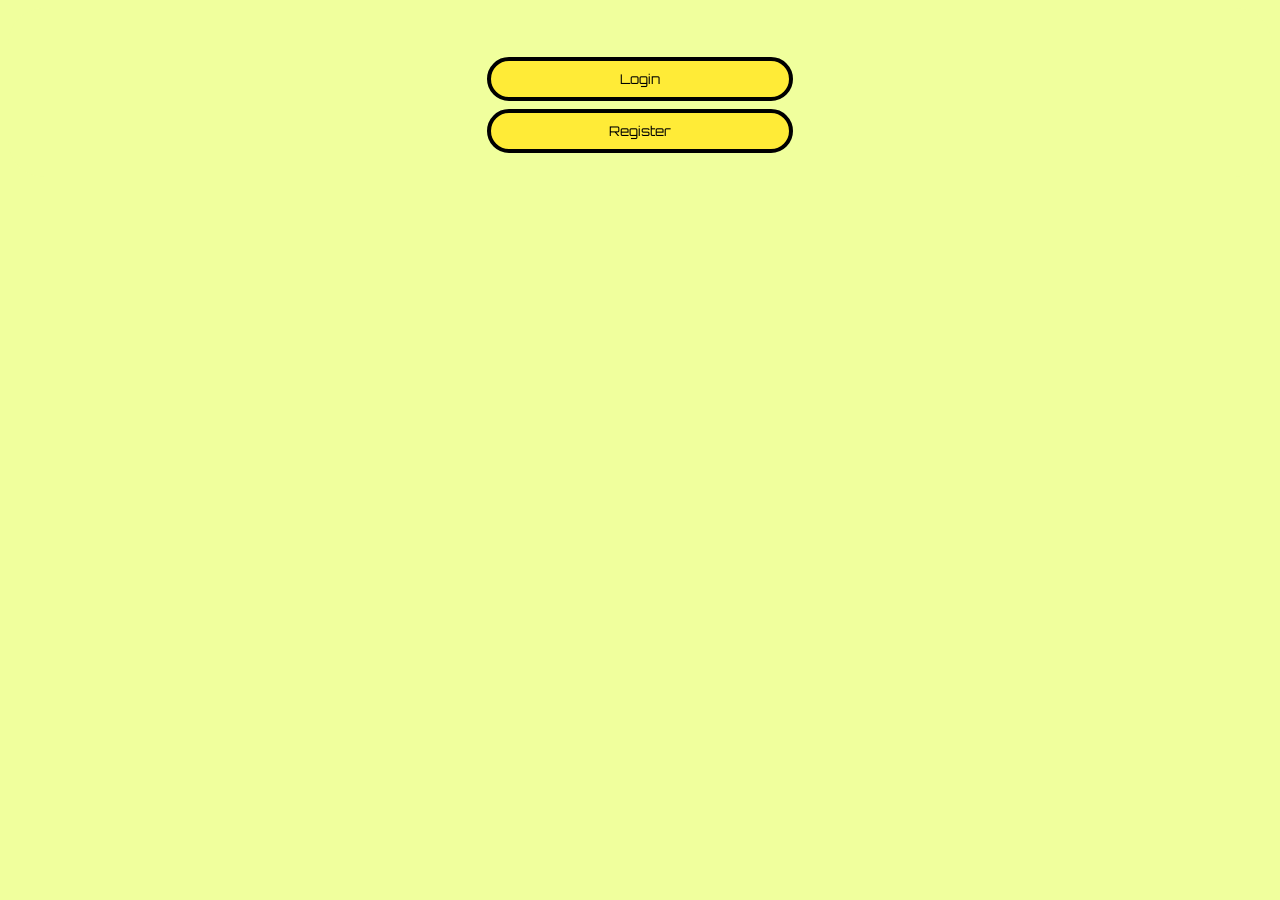
<file: index.html>
<html>

<head>
    <meta charset="UTF-8">
    <meta name="viewport" content="width=device-width, initial-scale=1.0">
    <link rel="stylesheet" type="text/css" href="style.css">
    <link href="https://fonts.googleapis.com/css2?family=Orbitron:wght@400;600&display=swap" rel="stylesheet">
    <title>Nik Walker's Website</title>
    <link rel="apple-touch-icon" href="/img/logo.png">
    <link rel="icon" href="/img/logo.png">
</head>

<body>
    <div class="content">
        <div class="landing">
            <button class="a" onclick="window.location.href='/login'">Login</button>
            <button class="a" onclick="window.location.href='/register'">Register</button>
        </div>
    </div>
</body>

</html>
</file>
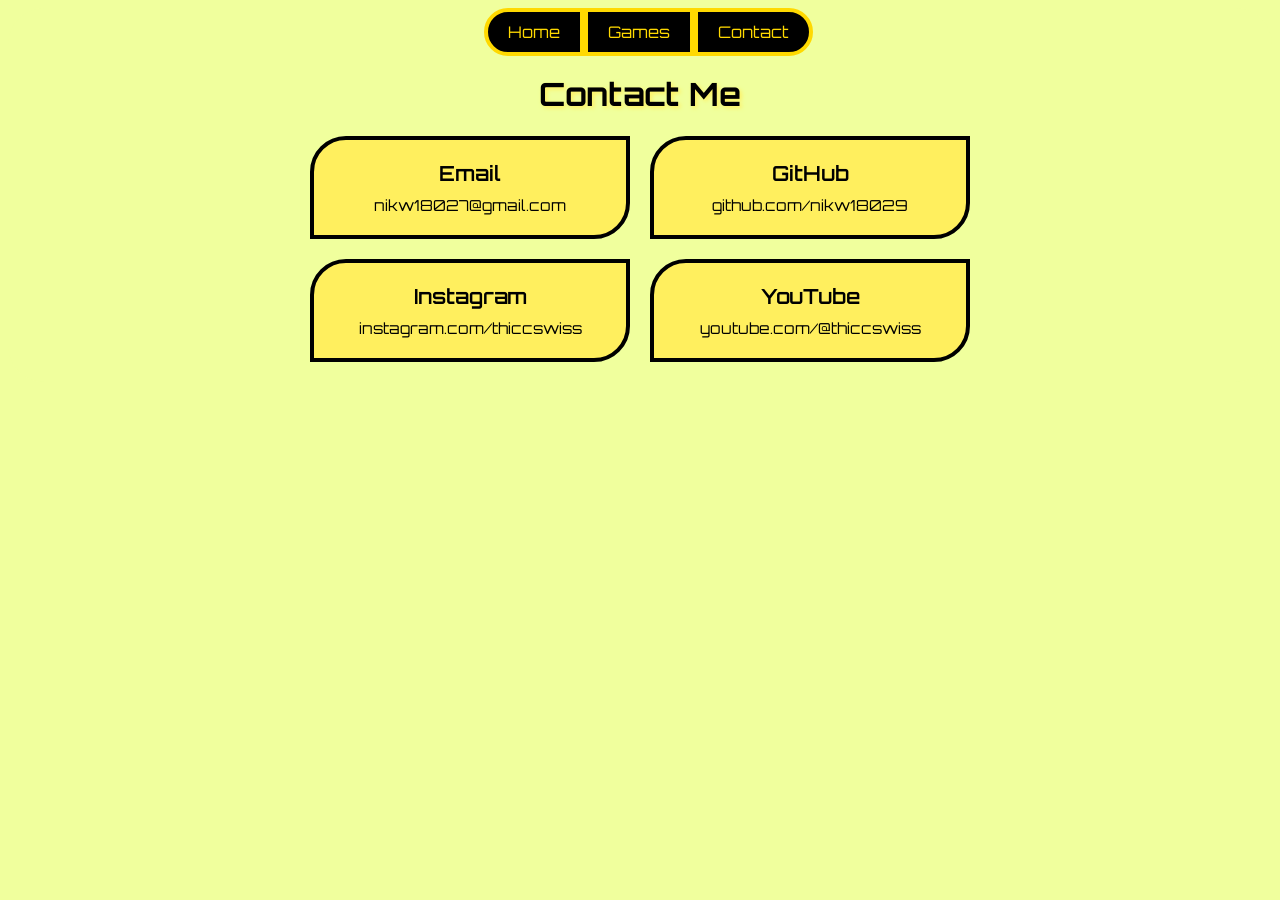
<file: contact.html>
<!DOCTYPE html>
<html>
<head>
    <title>Contact - Nik Walker</title>
    <link href="https://fonts.googleapis.com/css2?family=Orbitron:wght@400;600&display=swap" rel="stylesheet">
    <link rel="apple-touch-icon" href="/img/logo.png">
    <link rel="icon" href="/img/logo.png">
    <link rel="stylesheet" href="style.css">
</head>

<body>

    <div class="navbar">
        <a class="navbar-button-left" href="/home">Home</a>
        <a class="navbar-button" href="/games">Games</a>
        <a class="navbar-button-right" href="/contact">Contact</a>
    </div>

    <div class="landing">
        <h1 class="a">Contact Me</h1>

        <div class="contact-container">

            <div onclick="window.open('mailto:nikw18027@gmail.com', '_blank')" class="contact-card">
                <div class="contact-label">Email</div>
                <div class="contact-value">nikw18027@gmail.com</div>
            </div>

            <div onclick="window.open('https://github.com/nikw18029', '_blank')" class="contact-card">
                <div class="contact-label">GitHub</div>
                <div class="contact-value">github.com/nikw18029</div>
            </div>

            <div onclick="window.open('https://www.instagram.com/thiccswiss', '_blank')" class="contact-card">
                <div class="contact-label">Instagram</div>
                <div class="contact-value">instagram.com/thiccswiss</div>
            </div>

            <div onclick="window.open('https://www.youtube.com/@thiccswiss', '_blank')" class="contact-card">
                <div class="contact-label">YouTube</div>
                <div class="contact-value">youtube.com/@thiccswiss</div>
            </div>

        </div>
    </div>

</body>
</html>
</file>
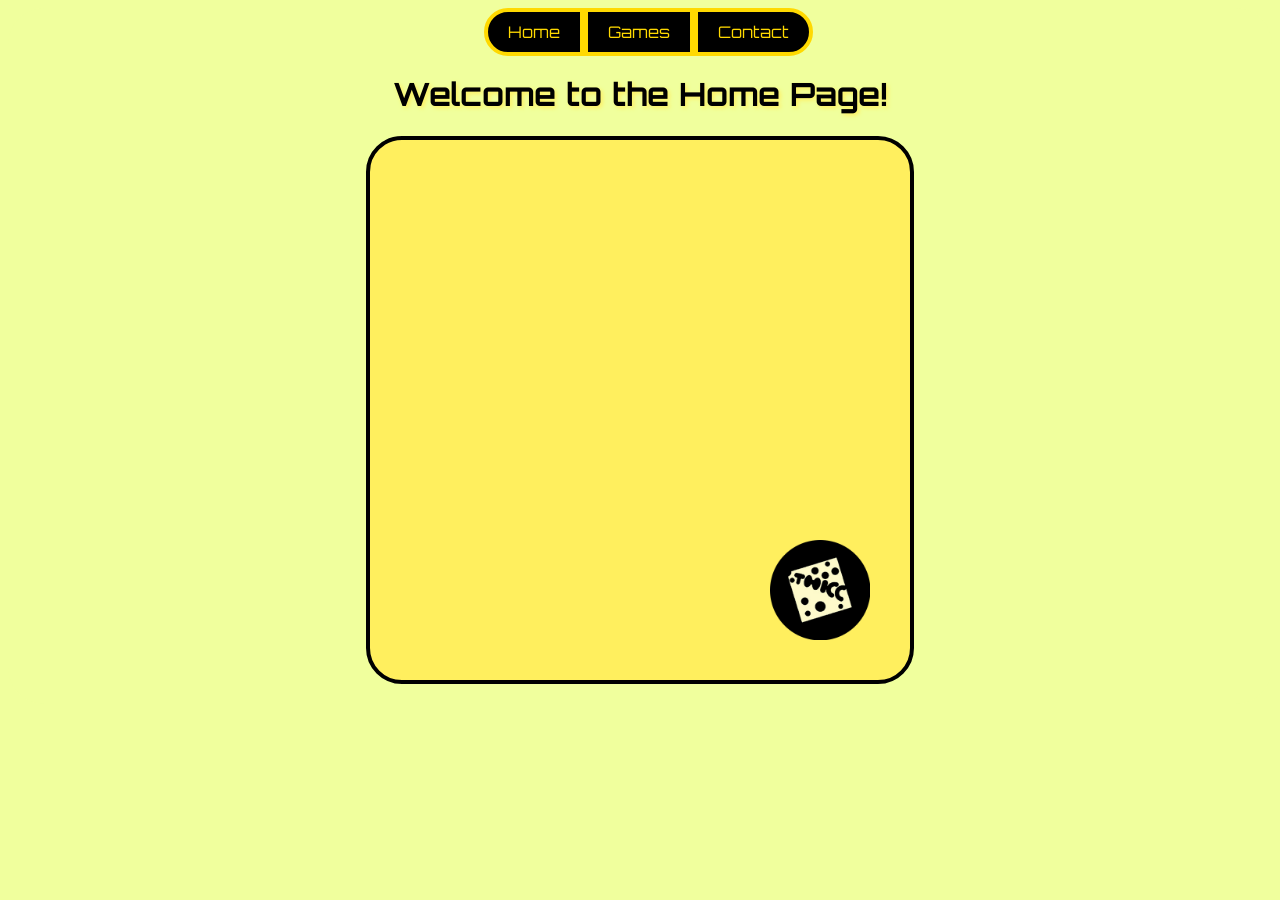
<file: home.html>
<html>

<head>
    <meta charset="UTF-8">
    <meta name="viewport" content="width=device-width, initial-scale=1.0">
    <link rel="stylesheet" type="text/css" href="style.css">
    <link rel="apple-touch-icon" href="/img/logo.png">
    <link rel="icon" href="/img/logo.png">
    <link href="https://fonts.googleapis.com/css2?family=Orbitron:wght@400;600&display=swap" rel="stylesheet">
    <script src="home.js" defer></script>
    <title>Nik Walker's Website</title>
</head>

<body>
    <div class="navbar">
        <a class = "navbar-button-left" href="/home">Home</a>
        <a class = "navbar-button" href="/games">Games</a>
        <a class = "navbar-button-right" href="/contact">Contact</a>
    </div>
    <div class="content">
        <div class="landing">
            <h1 id="welcome" class="a">Welcome to Nik Walker's Website!</h1>
            <div class = "content">
                <svg id = "game-window" class = "gameWindow" width="80vw" height="70vh">
                    <image id = "dvd" href="img/logo.png" x="0" y="0" width="100" height="100"/>
                </svg>
            </div>
        </div>
    </div>
</body>

</html>
</file>
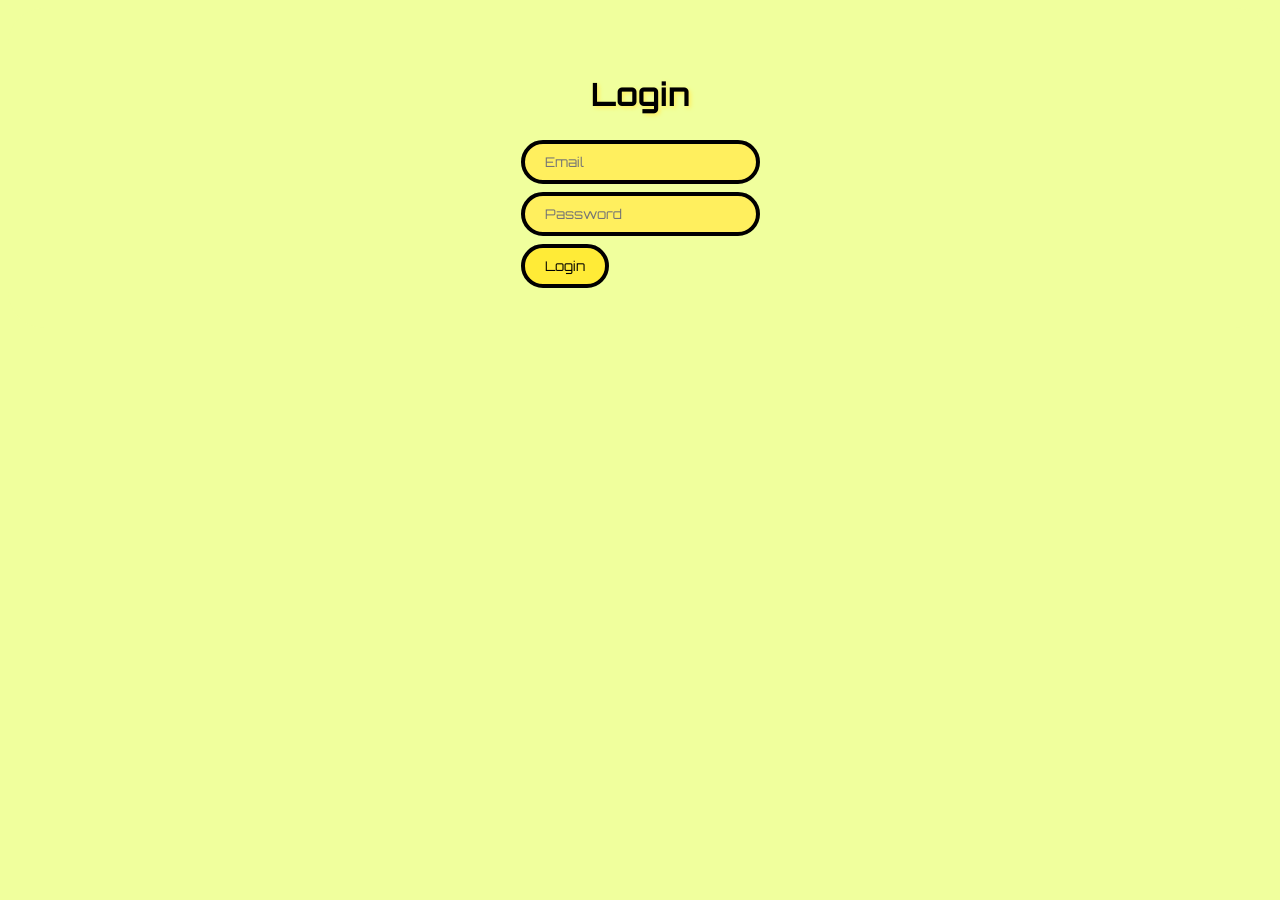
<file: login.html>
<html>

<head>
    <meta charset="UTF-8">
    <meta name="viewport" content="width=device-width, initial-scale=1.0">
    <link rel="stylesheet" type="text/css" href="style.css">
    <script src="login.js" defer></script>
    <link rel="apple-touch-icon" href="/img/logo.png">
    <link rel="icon" href="/img/logo.png">
    <link href="https://fonts.googleapis.com/css2?family=Orbitron:wght@400;600&display=swap" rel="stylesheet">
    <title>Nik Walker's Website</title>
</head>
<body>
    <div class="content">
        <div class="landing">
            <h1 class="a">Login</h1>
            <form class="a" id="login-form">
                <input id="email" class="a" type="text" name="email" placeholder="Email" required><br>
                <input id="password" class="a" type="password" name="password" placeholder="Password" required><br>
                <button class="submit" type="submit">Login</button>
            </form>
        </div>
    </div>
</file>
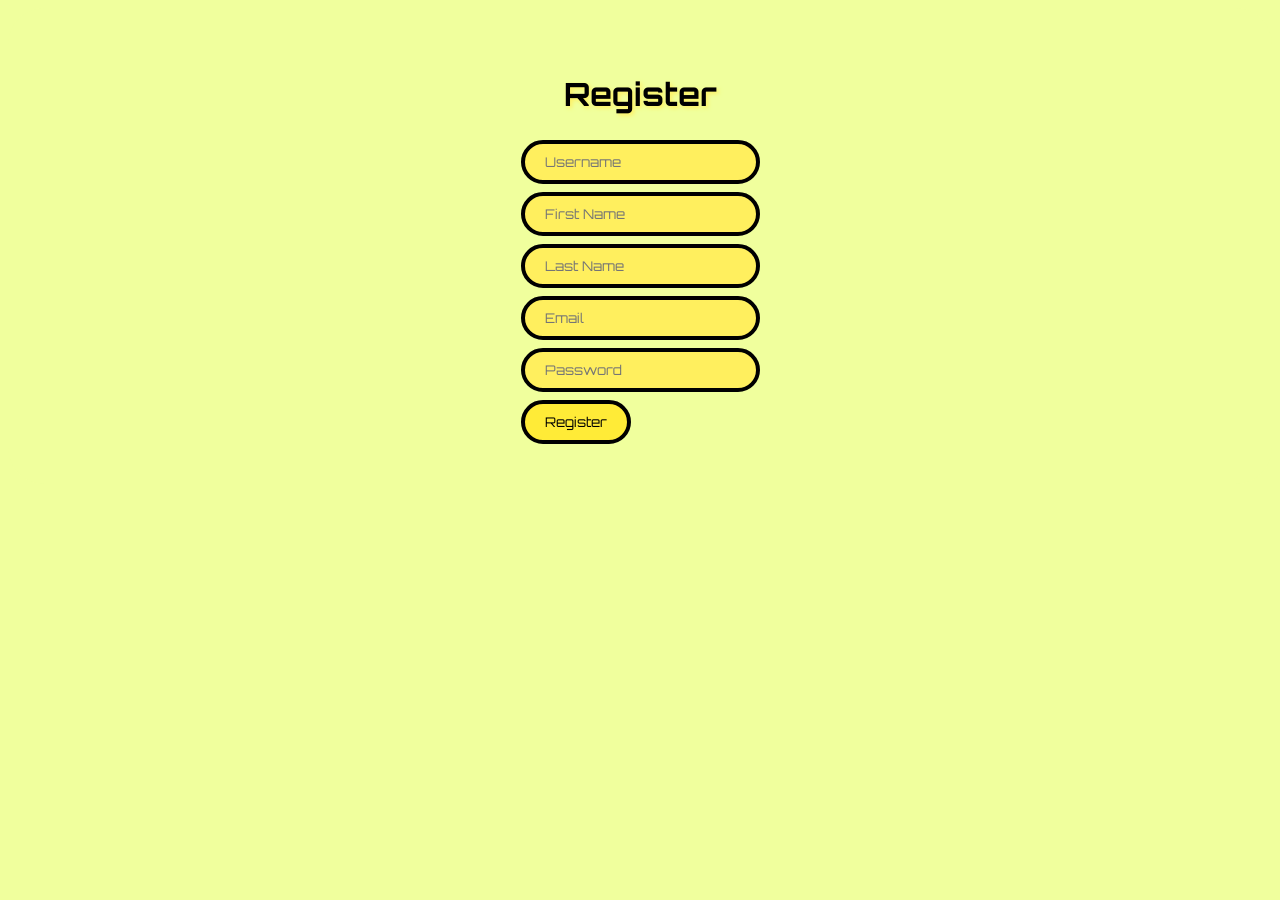
<file: register.html>
<html>

<head>
    <meta charset="UTF-8">
    <meta name="viewport" content="width=device-width, initial-scale=1.0">
    <link rel="stylesheet" type="text/css" href="style.css">
    <link href="https://fonts.googleapis.com/css2?family=Orbitron:wght@400;600&display=swap" rel="stylesheet">
    <script src="register.js" defer></script>
    <title>Nik Walker's Website</title>
    <link rel="apple-touch-icon" href="/img/logo.png">
    <link rel="icon" href="/img/logo.png">
</head>
<body>
    <div class="content">
        <div class="landing">
            <h1 class="a">Register</h1>
            <form id="register-form">
                <input id="username" class="a" type="text" name="username" placeholder="Username" required><br>
                <input id="firstname" class="a" type="text" name="firstname" placeholder="First Name" required><br>
                <input id="lastname" class="a" type="text" name="lastname" placeholder="Last Name" required><br>
                <input id="email" class="a" type="text" name="email" placeholder="Email" required><br>
                <input id="password" class="a" type="password" name="password" placeholder="Password" required><br>
                <button class="submit" type="submit">Register</button>
            </form>
        </div>
    </div>
</file>
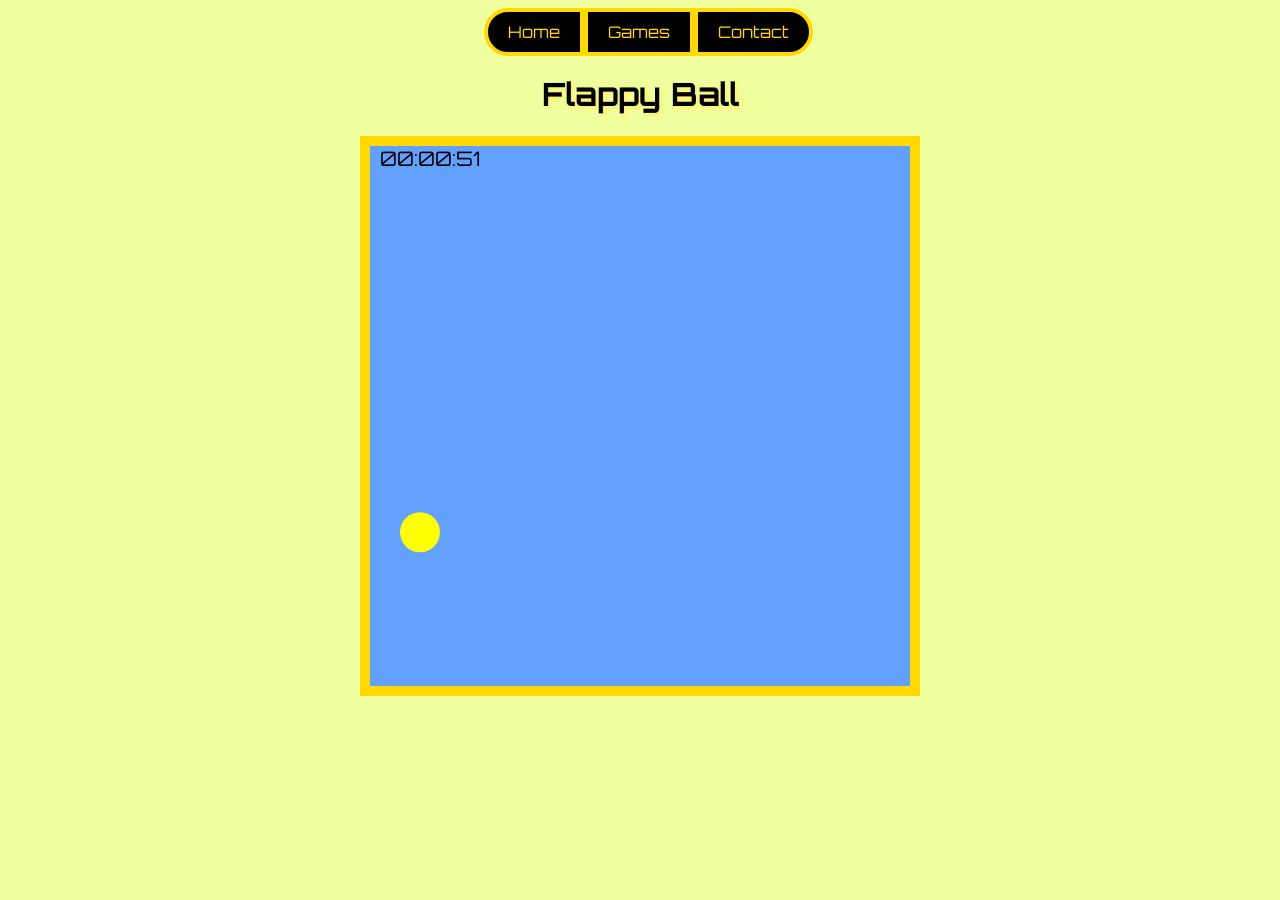
<file: play/flappy.html>
<html>
<head>
    <meta charset="UTF-8">
    <meta name="viewport" content="width=device-width, initial-scale=1.0">
    <link rel="stylesheet" type="text/css" href="/style.css">
    <link href="https://fonts.googleapis.com/css2?family=Orbitron:wght@400;600&display=swap" rel="stylesheet">
    <script src="flappy.js" defer></script>
    <link rel="apple-touch-icon" href="/img/logo.png">
    <link rel="icon" href="/img/logo.png">
    <title>Nik Walker's Website</title>
</head>

<body>
    <div class="navbar">
        <a class="navbar-button-left" href="/home">Home</a>
        <a class="navbar-button" href="/games">Games</a>
        <a class="navbar-button-right" href="/contact">Contact</a>
    </div>

    <div class="landing">
        <h1 class="a">Flappy Ball</h1>

        <svg
            id="game-window"
            class="gameWindow"
            style="background-color: rgb(98, 161, 255); border: 10px solid rgb(255, 217, 0); border-radius: 0px;"
        >
            <circle id="bird" cx="10" cy="10" r="10" fill="yellow" />
            <text id="score-display" x="10" y="20" fill="black" font-size="20px">Score: 0</text>
        

        </svg>
    </div>
</body>
</html>
</file>
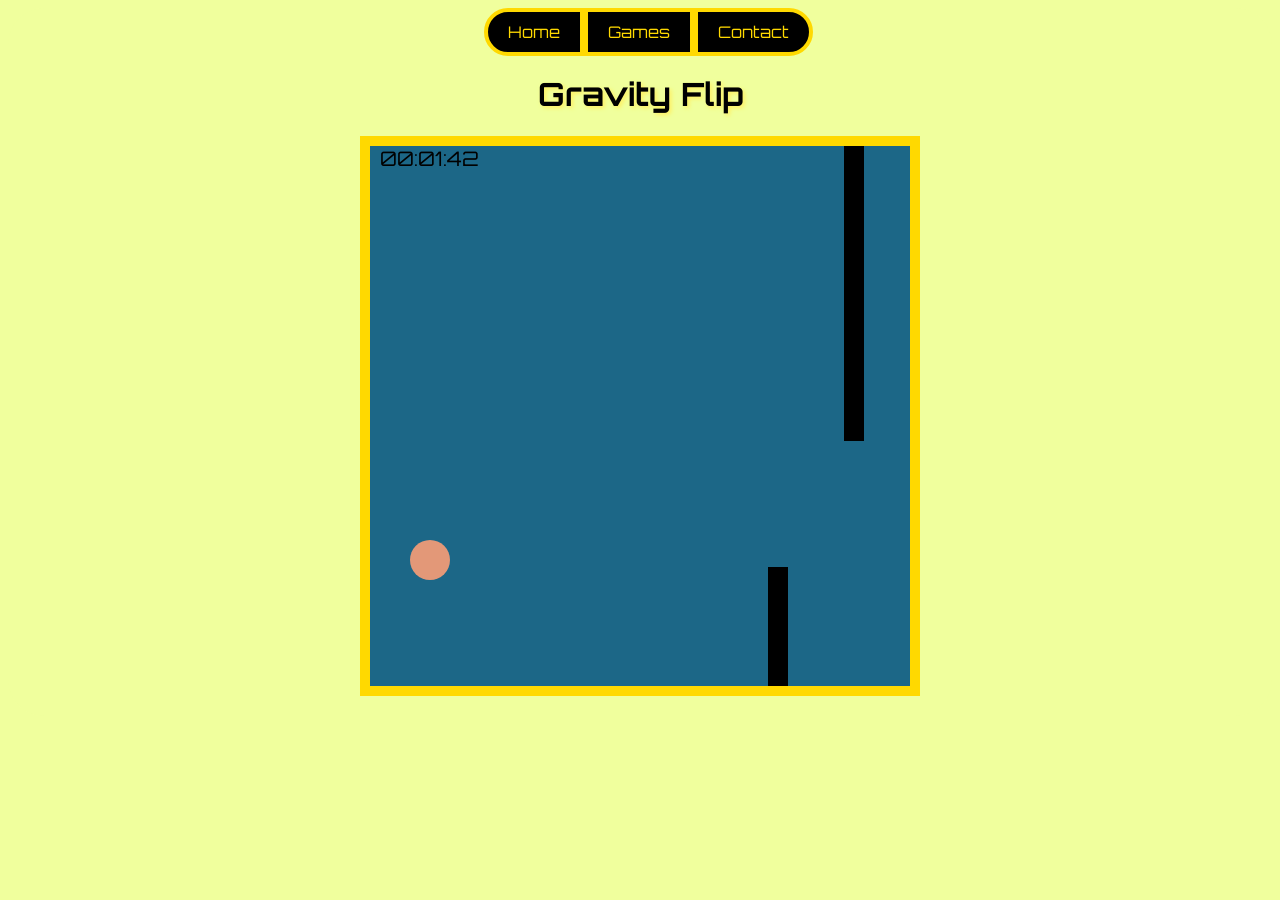
<file: play/flip.html>
<html>
<head>
    <meta charset="UTF-8">
    <meta name="viewport" content="width=device-width, initial-scale=1.0">
    <link rel="stylesheet" type="text/css" href="/style.css">
    <link href="https://fonts.googleapis.com/css2?family=Orbitron:wght@400;600&display=swap" rel="stylesheet">
    <link rel="apple-touch-icon" href="/img/logo.png">
    <link rel="icon" href="/img/logo.png">
    <script src="flip.js" defer></script>
    <title>Nik Walker's Website</title>
</head>

<body>
    <div class="navbar">
        <a class="navbar-button-left" href="/home">Home</a>
        <a class="navbar-button" href="/games">Games</a>
        <a class="navbar-button-right" href="/contact">Contact</a>
    </div>

    <div class="landing">
        <h1 class="a">Gravity Flip</h1>

        <svg
            id="game-window"
            class="gameWindow"
            style="background-color: rgb(98, 161, 255); border: 10px solid rgb(255, 217, 0); border-radius: 0px;"
        >
            <circle id="player" cx="10" cy="10" r="10" fill="yellow" />
            <text id="score-display" x="10" y="20" fill="black" font-size="20px">Score: 0</text>
        

        </svg>
    </div>
</body>
</html>
</file>
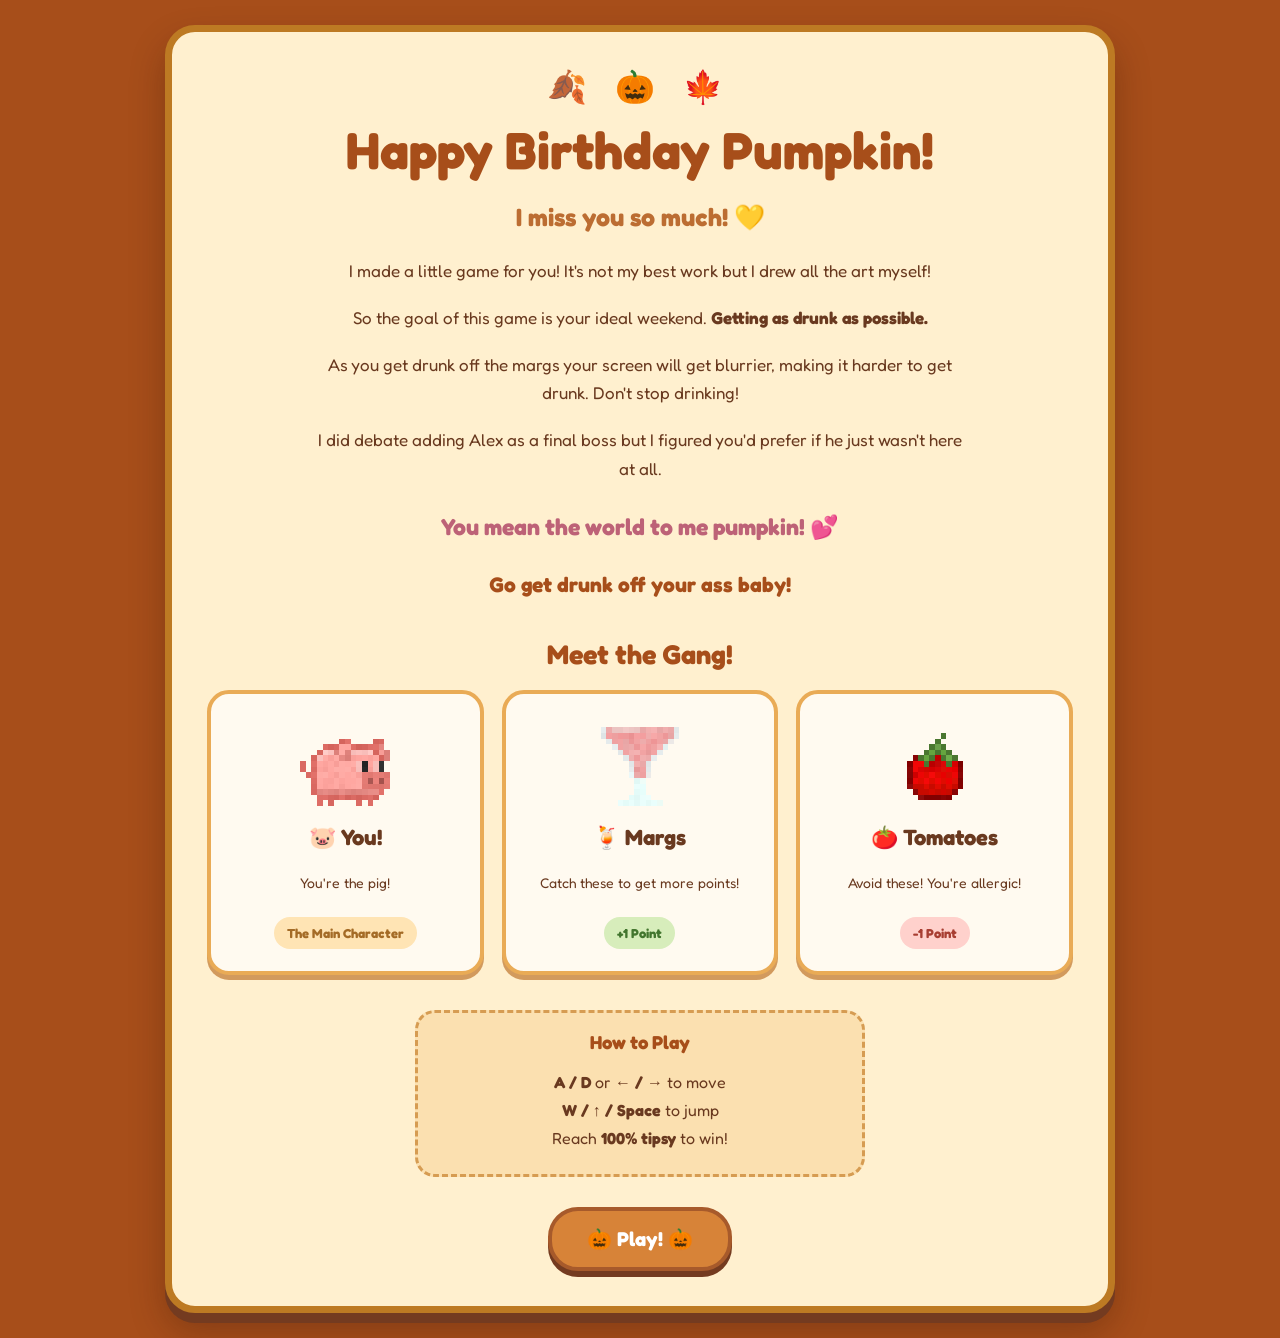
<file: play/noelle.html>
<!DOCTYPE html>
<html lang="en">
<head>
    <meta charset="UTF-8">
    <meta name="viewport" content="width=device-width, initial-scale=1.0">
    <title>Happy Birthday Pumpkin! 🎃</title>
    <link rel="stylesheet" href="noelle-style.css">
    <script src="noelle.js" defer></script>
</head>
<body>

    <main class="game-container">

        <!-- INTRO SCREEN -->
        <section id="intro-screen" class="intro-screen">
            <div class="birthday-card">
                <div class="fall-decorations">🍂 🎃 🍁</div>

                <h1>Happy Birthday Pumpkin!</h1>
                <h2>I miss you so much! 💛</h2>

                <div class="birthday-message">
                    <p>
                        I made a little game for you! It's not
                        my best work but I drew all the art myself!
                    </p>

                    <p>
                        So the goal of this game is your ideal weekend.
                        <strong>Getting as drunk as possible.</strong>
                    </p>

                    <p>
                        As you get drunk off the margs your screen
                        will get blurrier, making it harder to
                        get drunk. Don't stop drinking!
                    </p>

                    <p>
                        I did debate adding Alex as a final boss
                        but I figured you'd prefer if he just
                        wasn't here at all.
                    </p>

                    <p class="love-message">
                        You mean the world to me pumpkin! 💕
                    </p>

                    <p class="final-message">
                        Go get drunk off your ass baby!
                    </p>
                </div>

                <h3 class="section-heading">Meet the Gang!</h3>

                <div class="item-cards">

                    <div class="item-card pig-card">
                        <img
                            src="noelle_resources/pig_1.png"
                            alt="Pig"
                        >
                        <h3>🐷 You!</h3>
                        <p>
                            You're the pig!
                        </p>
                        <span class="item-effect neutral">
                            The Main Character
                        </span>
                    </div>

                    <div class="item-card marg-card">
                        <img
                            src="noelle_resources/marg.png"
                            alt="Margarita"
                        >
                        <h3>🍹 Margs</h3>
                        <p>
                            Catch these to get
                            more points!
                        </p>
                        <span class="item-effect positive">
                            +1 Point
                        </span>
                    </div>

                    <div class="item-card tomato-card">
                        <img
                            src="noelle_resources/tomato.png"
                            alt="Tomato"
                        >
                        <h3>🍅 Tomatoes</h3>
                        <p>
                            Avoid these!
                            You're allergic!
                        </p>
                        <span class="item-effect negative">
                            -1 Point
                        </span>
                    </div>

                </div>

                <div class="instructions">
                    <h3> How to Play </h3>

                    <p>
                        <strong>A / D</strong> or
                        <strong>← / →</strong> to move
                    </p>

                    <p>
                        <strong>W / ↑ / Space</strong> to jump
                    </p>

                    <p>
                        Reach <strong>100% tipsy</strong> to win!
                    </p>
                </div>

                <button id="start-button" class="cute-button">
                    🎃 Play! 🎃
                </button>
            </div>
        </section>

        <!-- GAME SCREEN -->
        <section id="game-screen" class="game-screen hidden">

            <div class="game-header">
                <div class="score-board">
                    <span class="score-decoration">🎃</span>

                    <div class="score-content">
                        <span class="score-title">Points</span>
                        <span id="score">0000</span>
                    </div>

                    <span class="score-decoration">🎃</span>
                </div>

                <div class="tipsy-container">
                    <div class="tipsy-label">
                        <span>🍹Tipsy Meter</span>
                        <span id="tipsy-percent">0%</span>
                    </div>

                    <div class="tipsy-bar">
                        <div id="tipsy-fill"></div>
                    </div>
                </div>
            </div>

            <div class="canvas-wrapper">
                <svg id="canvas"></svg>
                <div id="vignette"></div>
            </div>

            <p class="game-hint">
                Catch the margs! Avoid the tomatoes!
            </p>

        </section>

        <!-- WIN SCREEN -->
        <section id="win-screen" class="win-screen hidden">
            <div class="birthday-card win-card">

                <div class="fall-decorations">
                    🎉 🎃 🎉
                </div>

                <h1>YOU DID IT, PUMPKIN!</h1>

                <h2>100% Tipsy! 🍹</h2>

                <img
                    src="noelle_resources/pig_1.png"
                    alt="Your pig"
                    class="win-pig"
                >

                <p class="final-message">
                    You mean the world to me Pumpkin! 🎃
                </p>

                <div class="final-score">
                    Final Score:
                    <span id="final-score">40</span>
                </div>

                <button id="restart-button" class="cute-button">
                    Play Again!
                </button>

            </div>
        </section>

    </main>

</body>
</html>
</file>
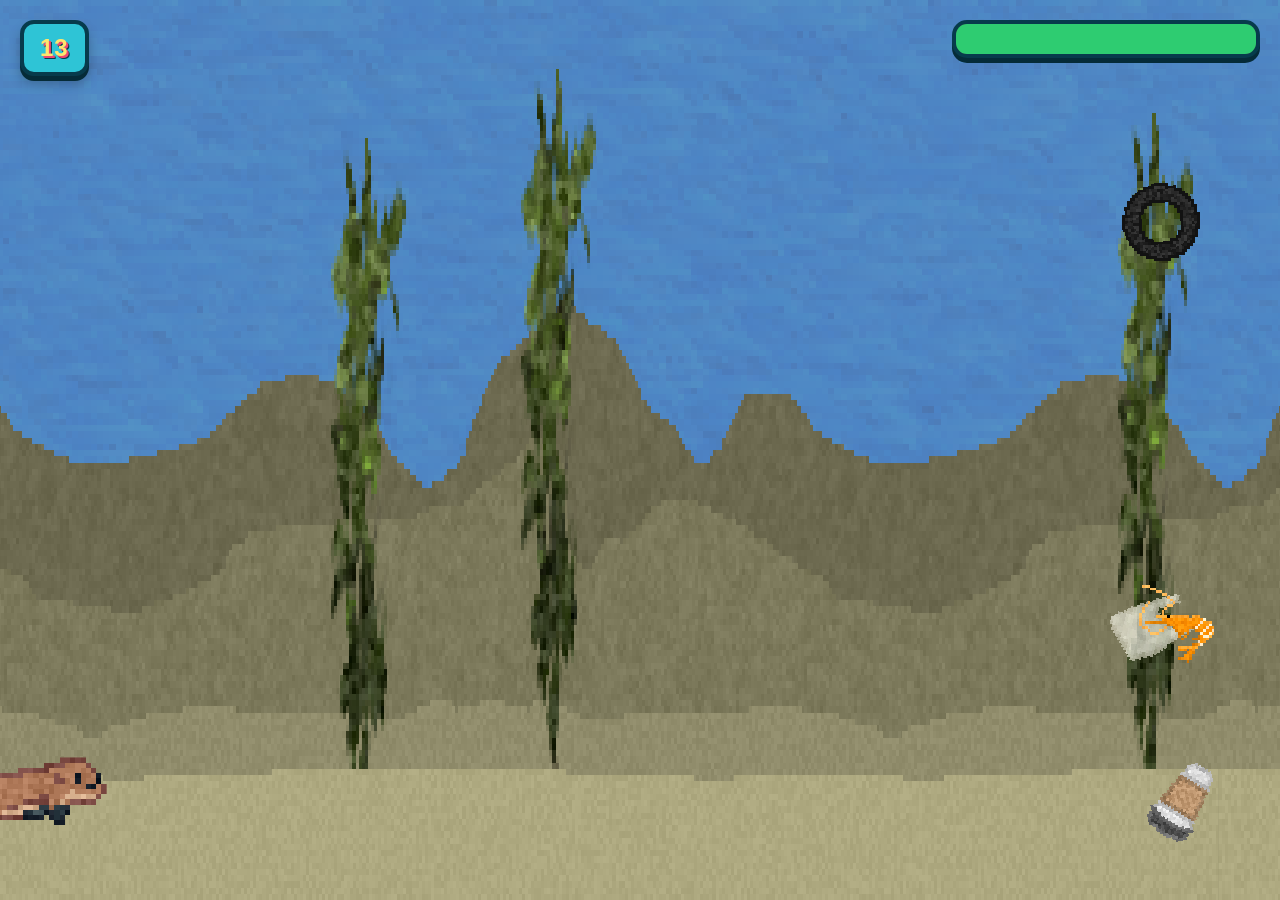
<file: play/otter.html>
<!DOCTYPE html>
<html lang="en">

<head>
    <meta charset="UTF-8">
    <meta name="viewport" content="width=device-width, initial-scale=1.0">
    <script src="otter.js" defer></script>
    <title>Sea Otter Adventure</title>

    <link rel="stylesheet" href="otter-style.css">
</head>

<body>
    <div id="gameOverScreen">
        <div id="gameOverBox">
            <h1>Game Over</h1>

            <div id="finalScore">Score: 0</div>

            <button id="restartButton">
                Dive Again
            </button>
        </div>
    </div>
    <div id="topHud">

        <div id="scoreText">0</div>

        <div id="healthBarContainer">
            <div id="healthBar"></div>
        </div>

    </div>
    </div>
    <svg id="gameCanvas" viewBox="0 0 1920 1080" xmlns="http://www.w3.org/2000/svg"
        preserveAspectRatio="xMidYMid slice">
    </svg>

</body>

</html>
</file>
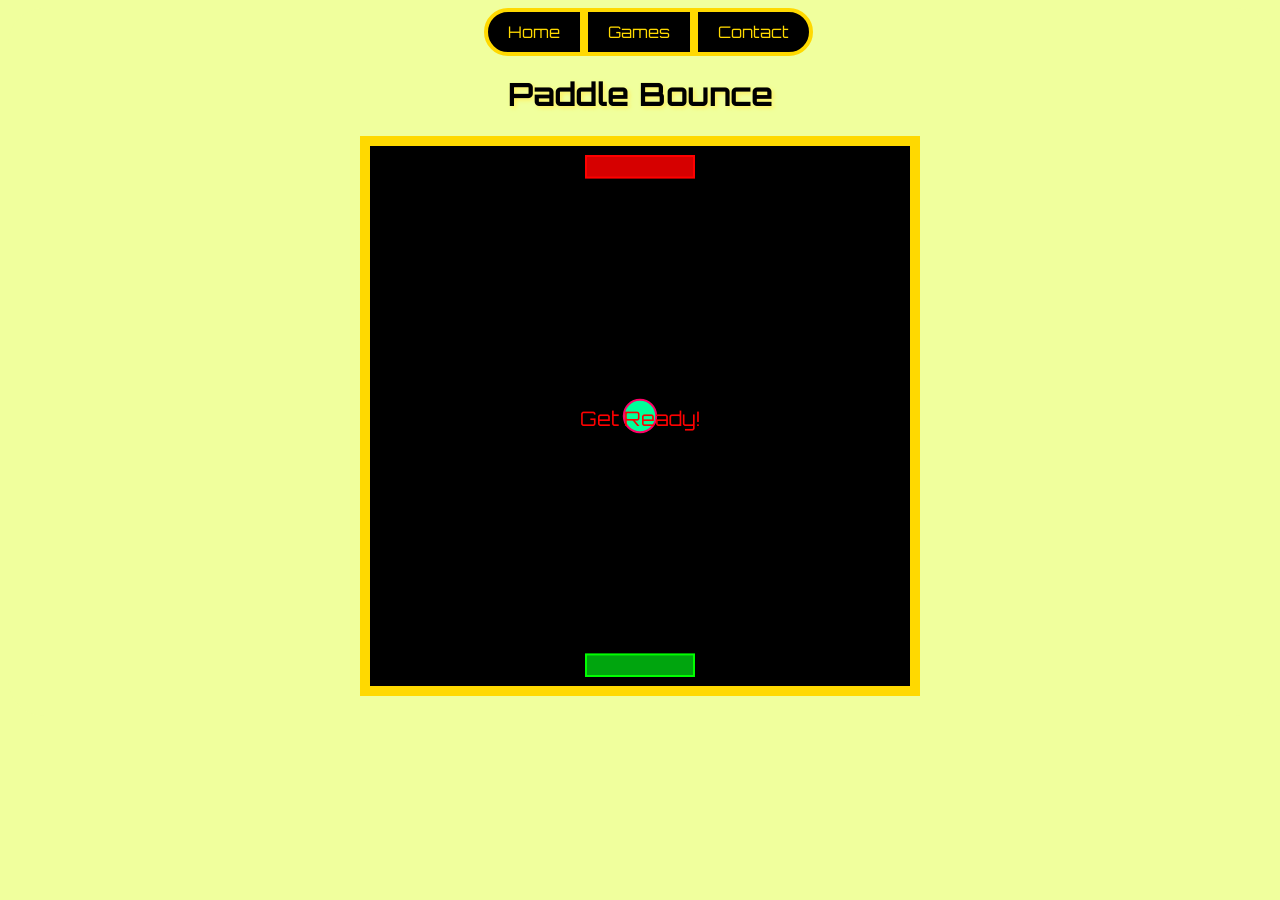
<file: play/paddle.html>
<html>
<head>
    <meta charset="UTF-8">
    <meta name="viewport" content="width=device-width, initial-scale=1.0">
    <link rel="stylesheet" type="text/css" href="/style.css">
    <link href="https://fonts.googleapis.com/css2?family=Orbitron:wght@400;600&display=swap" rel="stylesheet">
    <link rel="apple-touch-icon" href="/img/logo.png">
    <link rel="icon" href="/img/logo.png">
    <script src="paddle.js" defer></script>
    <title>Nik Walker's Website</title>
</head>

<body>
    <div class="navbar">
        <a class="navbar-button-left" href="/home">Home</a>
        <a class="navbar-button" href="/games">Games</a>
        <a class="navbar-button-right" href="/contact">Contact</a>
    </div>

    <div class="landing">
        <h1 class="a">Paddle Bounce</h1>

        <svg
            id="game-window"
            class="gameWindow"
            style="background-color: rgb(98, 161, 255); border: 10px solid rgb(255, 217, 0); border-radius: 0px;"
        >   <circle id="ball" cx="10" cy="10" r="10" fill="yellow" />
            <rect id="player-paddle" x="10" y="10" width="10" height="10" fill="yellow" />
            <rect id="enemy-paddle" x="10" y="10" width="10" height="10" fill="yellow" />
            <text id="score-display" x="10" y="20" fill="black" font-size="20px">Score: 0</text>
            <text id="countdown" x="10" y="50" fill="black" font-size="20px"></text>

        </svg>
    </div>
</body>
</html>
</file>
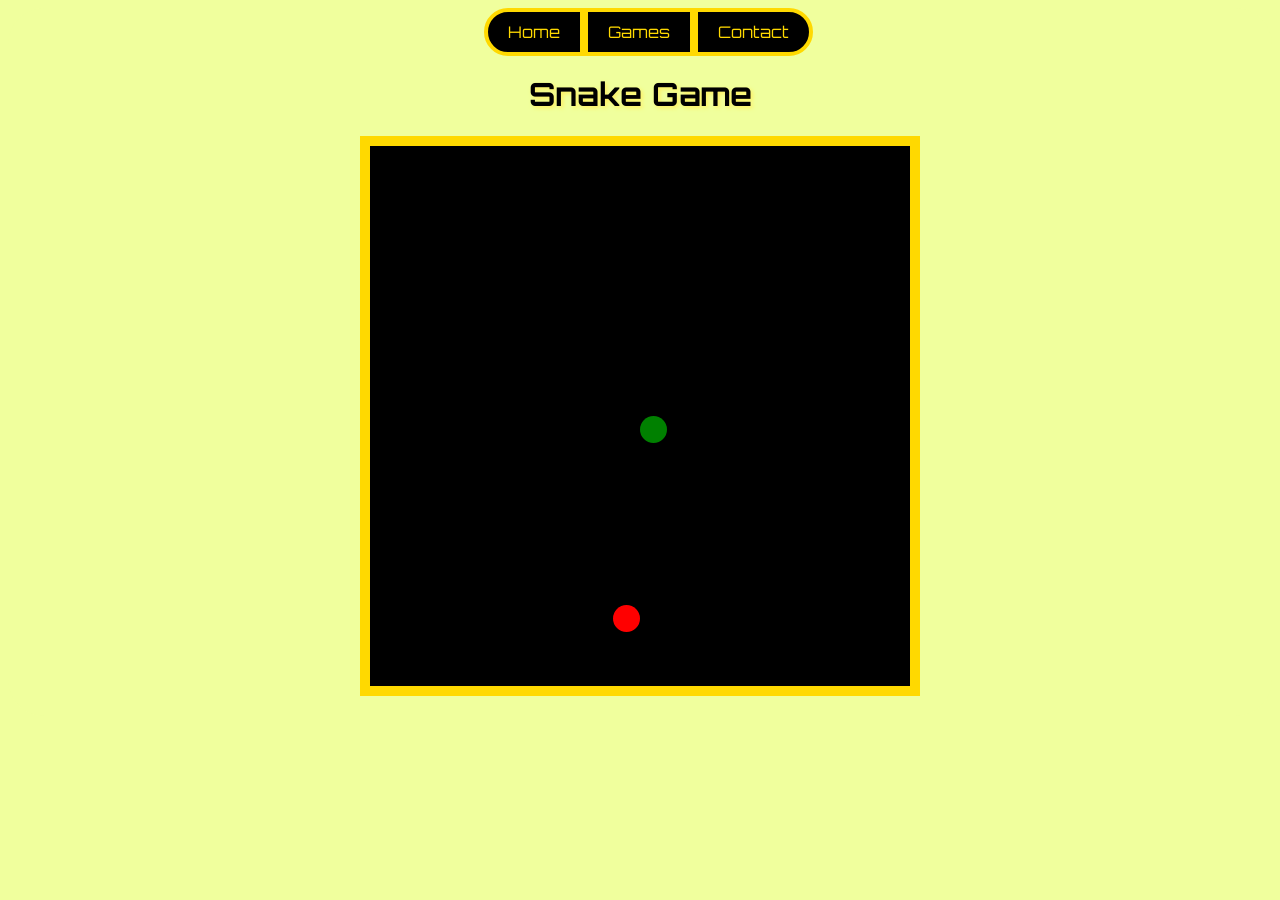
<file: play/snake.html>
<html>
<head>
    <meta charset="UTF-8">
    <meta name="viewport" content="width=device-width, initial-scale=1.0">
    <link rel="stylesheet" type="text/css" href="/style.css">
    <link href="https://fonts.googleapis.com/css2?family=Orbitron:wght@400;600&display=swap" rel="stylesheet">
    <script src="snake.js" defer></script>
    <link rel="apple-touch-icon" href="/img/logo.png">
    <link rel="icon" href="/img/logo.png">
    <title>Nik Walker's Website</title>
</head>

<body>
    <div class="navbar">
        <a class="navbar-button-left" href="/home">Home</a>
        <a class="navbar-button" href="/games">Games</a>
        <a class="navbar-button-right" href="/contact">Contact</a>
    </div>

    <div class="landing">
        <h1 class="a">Snake Game</h1>

        <svg
            id="game-window"
            class="gameWindow"
            viewBox="0 0 400 400"
            style="background-color: black; border: 10px solid rgb(255, 217, 0); border-radius: 0px;"
        >
            <circle id="snake-head" cx="10" cy="10" r="10" fill="green" />
            <circle id="food" cx="100" cy="100" r="10" fill="red" />
        </svg>
    </div>
</body>
</html>
</file>
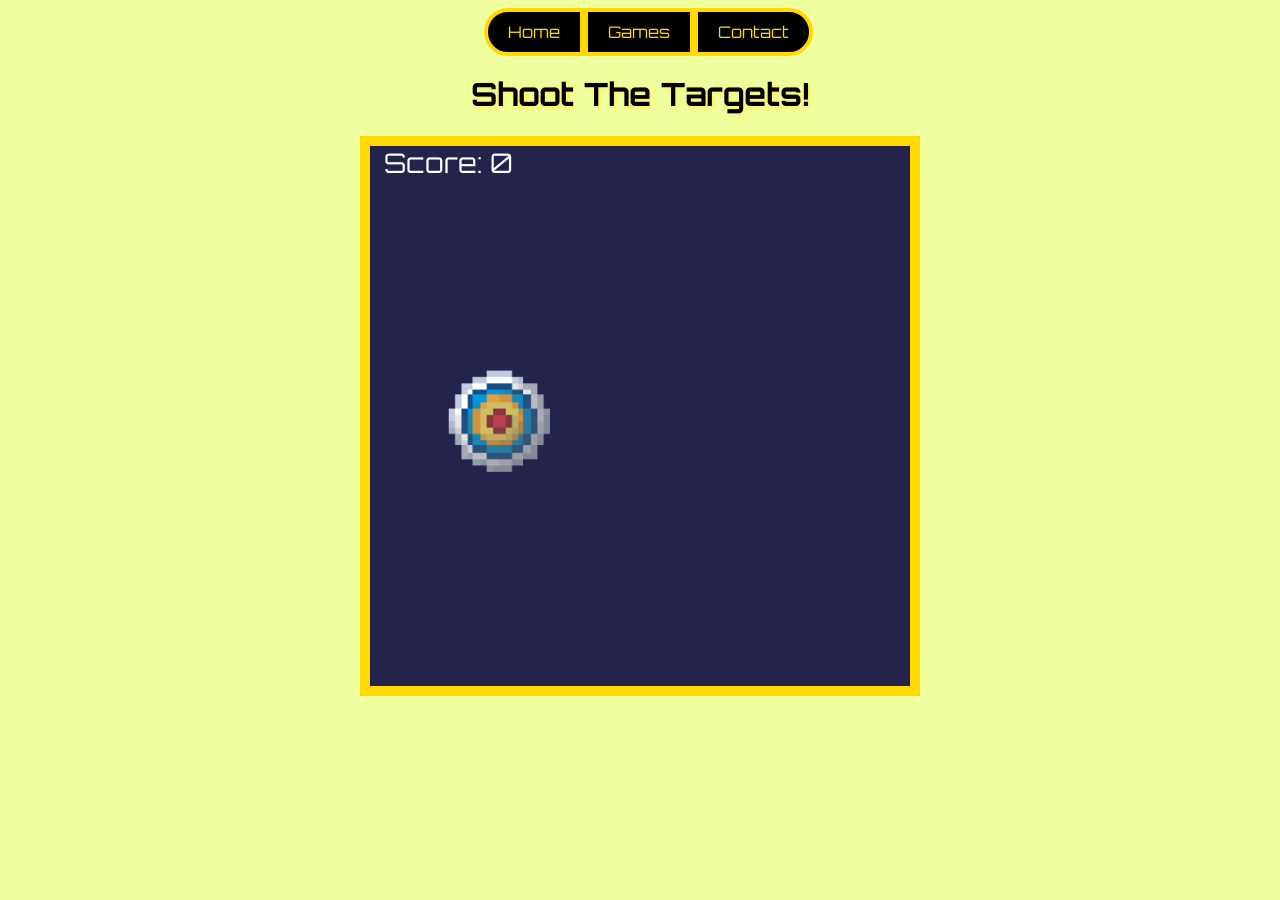
<file: play/target.html>
<html>
<head>
    <meta charset="UTF-8">
    <meta name="viewport" content="width=device-width, initial-scale=1.0">
    <link rel="stylesheet" type="text/css" href="/style.css">
    <link href="https://fonts.googleapis.com/css2?family=Orbitron:wght@400;600&display=swap" rel="stylesheet">
    <script src="target.js" defer></script>
    <link rel="apple-touch-icon" href="/img/logo.png">
    <link rel="icon" href="/img/logo.png">
    <title>Nik Walker's Website</title>
</head>

<body>
    <div class="navbar">
        <a class="navbar-button-left" href="/home">Home</a>
        <a class="navbar-button" href="/games">Games</a>
        <a class="navbar-button-right" href="/contact">Contact</a>
    </div>

    <div class="landing">
        <h1 class="a">Shoot The Targets!</h1>

        <svg
            id="game-window"
            class="gameWindow"
            viewBox="0 0 400 400"
            style="background-color: rgb(35, 35, 75); border: 10px solid rgb(255, 217, 0); border-radius: 0px;"
        >
        <text id="score-display" x="10" y="20" fill="white" font-size="20px">Score: 0</text>
        </svg>
    </div>
</body>
</html>
</file>
<file: style.css>
body{
    align-items: center;
    background-color: #f0ff9d;
    font-family: 'Orbitron', sans-serif;
}
div.landing {
    display: flex;
    flex-direction: column;
    background-color:  #f0ff9d;
    color: rgb(0, 0, 0);
    padding: 20px;
    border-radius: 36px;
    align-self: center;
    align-items: center;
    justify-content: center;
    justify-items: center;
    padding-top: 5vh;
}
.search-container {
    display: flex;
    justify-content: center;
    margin-top: 20px;
}

#game-search {
    width: 300px;
    padding: 10px;
    font-size: 16px;
    border: 2px solid rgb(255, 217, 0);
    border-radius: 6px;
    outline: none;
    font-family: Orbitron;
    background-color: black;
    color: white;
}
button.a {
    background-color: #ffeb37;
    color: rgb(0, 0, 0);
    padding: 10px 20px;
    margin:4px;
    border: 4px solid #000000;
    cursor: pointer;
    border-radius: 36px;
    font-family: 'Orbitron', sans-serif;
    width : 25%;
}
button.submit {
    background-color: #ffeb37;
    color: rgb(0, 0, 0);
    padding: 10px 20px;
    margin:4px;
    border: 4px solid #000000;
    cursor: pointer;
    border-radius: 36px;
    font-family: 'Orbitron', sans-serif;
}
button.submit:hover {
    background-color: #cebe2e;
    border-color: #ffeb37;
}
button.a:hover {
    background-color: #cebe2e;
    border-color: #ffeb37;
}
input.a{
    background-color: #ffef5e;
    color: rgb(0, 0, 0);
    padding: 10px 20px;
    margin:4px;
    border: 4px solid #000000;
    border-radius: 36px;
    font-family: 'Orbitron', sans-serif;
}
input.a:focus {
    outline: 3px solid #ffeb37;
    border-color: #ffeb37;
}
a.navbar-button, a.navbar-button-left, a.navbar-button-right {
    background-color: #000000;
    color: rgb(255, 217, 0);
    padding: 10px 20px;
    border: 4px solid rgb(255, 217, 0);
    cursor: pointer;
    font-family: 'Orbitron', sans-serif;
    text-decoration: none;
}
a.navbar-button-left{
    border-top-left-radius: 36px;
    border-bottom-left-radius: 36px;
}
a.navbar-button-right{
    border-top-right-radius: 36px;
    border-bottom-right-radius: 36px;
}
#score-display{
    user-select: none;
}
div.navbar {
    display: flex;
    position:fixed;
    width :100%;
    justify-content: center;
    scroll-padding-bottom: 20px;
    padding-bottom: 20px;
}
div.game-selection {
    display: grid;
    justify-content: center;
    margin-top: 20px;
    grid-template-columns: repeat(3,1fr);
    gap: 10px;
}
div.game-card {
    background-color: #f0ff9d;
    display: flex;
    justify-content: center;
    gap: 5px;
    border: 4px solid #000000;
    border-radius: 36px 0px 36px 0px;
    padding: 10px;
    flex-direction: column;
}
img.game-image {
    border: 4px solid #000000;
    border-radius: 36px;
    width: 50%;
    height: auto;
}
h1.game-title {
    color: rgb(0, 0, 0);
    font-family: 'Orbitron', sans-serif;
    text-shadow: 2px 2px 4px #ffef5e;
}
button.play-button {
    background-color: #ffeb37;
    color: rgb(0, 0, 0);
    padding: 10px 20px;
    border: 4px solid #000000;
    cursor: pointer;
    border-radius: 36px;
    font-family: 'Orbitron', sans-serif;
}
p.game-description {
    color: rgb(0, 0, 0);
    font-family: 'Orbitron', sans-serif;
    text-shadow: 1px 1px 2px #ffef5e;
}
svg.gameWindow {
    border: 4px solid #000000;
    border-radius: 36px;
    background-color: #ffef5e;
    width: 60vh;
    height: 60vh;
}
h1.a{
    color: rgb(0, 0, 0);
    font-family: 'Orbitron', sans-serif;
    text-shadow: 2px 2px 4px #ffef5e;
}
/* CONTACT PAGE STYLES */

.contact-container {
    display: grid;
    grid-template-columns: repeat(2, minmax(250px, 320px));
    gap: 20px;
    justify-content: center;
    width: 100%;
    max-width: 800px;
    height: 100%;
}

.contact-card {
    background-color: #ffef5e;
    border: 4px solid #000000;
    border-radius: 36px 0px 36px 0px;
    padding: 20px;
    cursor: pointer;
    transition: transform 0.2s ease, background-color 0.2s ease;
    text-align: center;
}

.contact-card:hover {
    background-color: #ffeb37;
    transform: scale(1.03);
}

.contact-label {
    font-size: 1.3rem;
    font-weight: 600;
    margin-bottom: 10px;
    color: #000000;
}

.contact-value {
    font-size: 0.95rem;
    color: #000000;
    word-break: break-word;
}
div.toolbar {
    display: flex;
    justify-content: center;
    gap: 10px;
    margin-top: 10px;
}
button.tool-button {
    background-color: #ffeb37;
    color: rgb(0, 0, 0);
    padding: 10px 20px;
    border: 4px solid #000000;
    cursor: pointer;
    border-radius: 36px;
    font-family: 'Orbitron', sans-serif;
}
/* MOBILE FIX */
#game-window {
    user-select: none;
    -webkit-user-select: none;
}

body {
    user-select: none;
    -webkit-user-select: none;
}
@media (max-width: 700px) {
    .contact-container {
        grid-template-columns: 1fr;
        max-width: 90%;
    }

    div.landing {
        padding-top: 120px;
    }
    svg.gameWindow {
        width: 100vw;
        height: 100vw;
    }
}
.gameWindow {
    touch-action: none;
}
</file>
<file: play/noelle-style.css>
@import url('https://fonts.googleapis.com/css2?family=Fredoka:wght@400;500;600;700&display=swap');

* {
    box-sizing: border-box;
}

body {
    margin: 0;
    min-height: 100vh;
    background: #a74e1a;
    font-family: 'Fredoka', sans-serif;
    color: #69391f;
}

/* GENERAL LAYOUT */

.game-container {
    width: 100%;
    min-height: 100vh;
    display: flex;
    align-items: center;
    justify-content: center;
    padding: 25px;
}

.hidden {
    display: none !important;
}

/* INTRO */

.intro-screen,
.win-screen {
    width: 100%;
    max-width: 950px;
}

.birthday-card {
    background: #fff0cf;
    border: 7px solid #bd7a23;
    border-radius: 30px;
    padding: 35px;
    text-align: center;

    box-shadow:
        0 10px 0 #743b20,
        0 18px 35px rgba(50, 20, 5, 0.3);
}

.birthday-card h1 {
    color: #a74e1a;
    font-size: clamp(30px, 5vw, 52px);
    margin: 12px 0;
}

.birthday-card h2 {
    color: #bc6d32;
    font-size: 25px;
    margin-bottom: 25px;
}

.fall-decorations {
    font-size: 32px;
    letter-spacing: 10px;
}

.fall-decorations.bottom {
    margin-top: 25px;
}

.birthday-message {
    max-width: 650px;
    margin: 0 auto;
    font-size: 17px;
    line-height: 1.7;
}

.birthday-message p {
    margin-bottom: 18px;
}

.love-message {
    font-size: 23px;
    font-weight: 700;
    color: #bd6277;
}

.final-message {
    font-size: 21px;
    font-weight: 700;
    color: #a74e1a;
}

.section-heading {
    font-size: 27px;
    color: #a74e1a;
    margin: 35px 0 20px;
}

/* ITEM CARDS */

.item-cards {
    display: grid;
    grid-template-columns: repeat(3, 1fr);
    gap: 18px;
    margin: 20px 0 35px;
}

.item-card {
    background: #fffaf0;
    border: 4px solid #e9ab56;
    border-radius: 22px;
    padding: 22px 15px;

    display: flex;
    flex-direction: column;
    align-items: center;

    box-shadow: 0 5px 0 #d29a5d;
    transition: transform 0.2s ease;
}

.item-card:hover {
    transform: translateY(-6px) rotate(-1deg);
}

.item-card img {
    width: 90px;
    height: 90px;
    object-fit: contain;
    image-rendering: pixelated;
    margin-bottom: 10px;
}

.item-card h3 {
    margin: 8px 0;
    font-size: 22px;
}

.item-card p {
    font-size: 14px;
    line-height: 1.5;
    flex: 1;
}

.item-effect {
    display: inline-block;
    padding: 8px 13px;
    border-radius: 20px;
    font-size: 13px;
    font-weight: 700;
    margin-top: 10px;
}

.positive {
    background: #d7edbb;
    color: #42752e;
}

.negative {
    background: #ffd1cc;
    color: #a83e32;
}

.neutral {
    background: #ffe4b4;
    color: #a46b26;
}

/* INSTRUCTIONS */

.instructions {
    background: #fbe0b0;
    border: 3px dashed #d69c52;
    border-radius: 20px;
    padding: 18px;
    margin: 20px auto 30px;
    max-width: 450px;
}

.instructions h3 {
    color: #a74e1a;
    margin-top: 0;
}

.instructions p {
    margin: 8px 0;
}

/* BUTTONS */

.cute-button {
    background: #d78338;
    color: white;
    border: 4px solid #a75a2b;
    border-radius: 30px;

    padding: 16px 35px;
    font-family: 'Fredoka', sans-serif;
    font-size: 20px;
    font-weight: 700;

    cursor: pointer;

    box-shadow: 0 6px 0 #743b20;
    transition:
        transform 0.15s ease,
        box-shadow 0.15s ease;
}

.cute-button:hover {
    background: #e99a50;
    transform: translateY(-3px);
}

.cute-button:active {
    transform: translateY(5px);
    box-shadow: 0 1px 0 #743b20;
}

/* GAME SCREEN */

.game-screen {
    width: 80vw;
    display: flex;
    flex-direction: column;
    align-items: center;
    gap: 18px;
}

.game-header {
    display: flex;
    flex-direction: column;
    align-items: center;
    gap: 15px;
}

/* SCOREBOARD */

.score-board {
    display: flex;
    align-items: center;
    justify-content: center;
    gap: 20px;

    padding: 10px 28px;
    min-width: 230px;

    background: #fff0cf;
    border: 4px solid #e9ab56;
    border-radius: 25px;

    box-shadow:
        0 6px 0 #743b20,
        0 8px 15px rgba(65, 30, 10, 0.2);
}

.score-content {
    display: flex;
    flex-direction: column;
    align-items: center;
    gap: 2px;
}

.score-title {
    color: #a75a2b;
    font-size: 14px;
    font-weight: 600;
}

#score {
    color: #6f3d20;
    font-size: 30px;
    font-weight: 700;
    font-variant-numeric: tabular-nums;
}

.score-decoration {
    font-size: 28px;
}

/* TIPSY METER */

.tipsy-container {
    width: 280px;
    max-width: 100%;
    background: #fff0cf;
    border: 3px solid #e9ab56;
    border-radius: 20px;
    padding: 12px 18px;
}

.tipsy-label {
    display: flex;
    justify-content: space-between;
    font-weight: 700;
    font-size: 15px;
    margin-bottom: 8px;
}

.tipsy-bar {
    width: 100%;
    height: 17px;
    background: #e8d1a2;
    border-radius: 20px;
    overflow: hidden;
}

#tipsy-fill {
    height: 100%;
    width: 0%;
    background: linear-gradient(
        90deg,
        #e9ac5c,
        #d67e32,
        #a74e1a
    );
    border-radius: 20px;
    transition: width 0.4s ease;
}

/* GAME CANVAS */

.canvas-wrapper {
    width: 100%;
    height: 65vh;
    min-height: 300px;
    position: relative;
    border: 20px solid #bd7a23;
    border-radius: 18px;
    overflow: hidden;
    background: #87CEEB;
}

#canvas {
    display: block;
    width: 100%;
    height: 100%;
    background: #87CEEB;
    image-rendering: pixelated;

    filter: blur(0px);
    transition: filter 0.4s ease;
}

/* VIGNETTE */

#vignette {
    position: absolute;
    inset: 0;

    background: radial-gradient(
        ellipse at center,
        transparent 25%,
        rgba(40, 15, 5, 0.85) 100%
    );

    opacity: 0;
    pointer-events: none;
    transition: opacity 0.5s ease;
}

.game-hint {
    color: #fff0cf;
    font-weight: 600;
    text-align: center;
    font-size: 15px;
}

/* WIN SCREEN */

.win-card {
    max-width: 650px;
    margin: auto;
}

.win-pig {
    width: 130px;
    height: 130px;
    object-fit: contain;
    image-rendering: pixelated;
    margin: 15px;
    animation: pigBounce 0.8s ease-in-out infinite alternate;
}

@keyframes pigBounce {
    from {
        transform: translateY(0) rotate(-5deg);
    }

    to {
        transform: translateY(-15px) rotate(5deg);
    }
}

.win-card p {
    font-size: 18px;
    line-height: 1.6;
}

.final-score {
    display: inline-block;
    padding: 12px 25px;
    margin: 20px 0;
    background: #fbe0b0;
    border-radius: 20px;
    font-size: 22px;
    font-weight: 700;
}

.win-card .cute-button {
    display: block;
    margin: 15px auto;
}

/* MOBILE */

@media (max-width: 650px) {
    .game-container {
        padding: 12px;
    }

    .birthday-card {
        padding: 20px 14px;
    }

    .item-cards {
        grid-template-columns: 1fr;
    }

    .item-card {
        padding: 15px;
    }

    .game-screen {
        width: 100%;
    }

    .canvas-wrapper {
        height: 60vh;
        border-width: 10px;
    }

    .birthday-message {
        font-size: 15px;
    }

    .fall-decorations {
        font-size: 25px;
    }
}
</file>
<file: play/otter-style.css>
html,
body {
    margin: 0;
    width: 100%;
    height: 100%;
    overflow: hidden;
}

svg {
    display: block;
    width: 100vw;
    height: 100vh;
    background-color: hsl(226, 53%, 65%);
    image-rendering: pixelated;
}
#scoreText {
    position: fixed;
    top: 20px;
    left: 20px;

    padding: 10px 16px;

    background: #2ec4d6;
    color: #ffe66d;

    font-family: "Trebuchet MS", Arial, sans-serif;
    font-size: 24px;
    font-weight: 900;
    letter-spacing: 1px;

    border: 4px solid #073b4c;
    border-radius: 14px;

    box-shadow:
        0 5px 0 #052b38,
        0 8px 12px rgba(0, 0, 0, 0.25);

    text-shadow:
        2px 2px 0 #ef476f,
        3px 3px 0 #073b4c;

    z-index: 50;

    user-select: none;
    pointer-events: none;
}
#gameOverScreen {
    position: fixed;
    inset: 0;

    display: none;
    justify-content: center;
    align-items: center;

    background: rgba(0, 35, 70, 0.65);

    z-index: 100;
}

#gameOverBox {
    width: 340px;
    padding: 36px 28px;

    text-align: center;

    background: #2ec4d6;

    border: 6px solid #073b4c;
    border-radius: 28px;

    box-shadow:
        0 10px 0 #052b38,
        0 16px 25px rgba(0, 0, 0, 0.35);

    font-family: "Trebuchet MS", Arial, sans-serif;
}

#gameOverBox h1 {
    margin: 0 0 24px;

    font-size: 44px;
    font-weight: 900;

    color: #ffe66d;

    letter-spacing: 2px;

    text-shadow:
        4px 4px 0 #ef476f,
        6px 6px 0 #073b4c;

    transform: rotate(-2deg);
}

#finalScore {
    display: inline-block;

    margin-bottom: 28px;
    padding: 12px 20px;

    background: #ffffff;

    color: #073b4c;

    font-size: 26px;
    font-weight: bold;

    border: 4px solid #073b4c;
    border-radius: 16px;

    box-shadow: 0 6px 0 #073b4c;
}

#restartButton {
    padding: 14px 26px;

    background: #ff7b54;

    color: white;

    font-family: inherit;
    font-size: 19px;
    font-weight: 900;

    border: 5px solid #073b4c;
    border-radius: 16px;

    cursor: pointer;

    box-shadow: 0 7px 0 #9e3d2c;

    transition:
        transform 0.08s ease,
        box-shadow 0.08s ease,
        background 0.08s ease;
}

#restartButton:hover {
    background: #ff9675;

    transform: translateY(-2px);

    box-shadow: 0 9px 0 #9e3d2c;
}

#restartButton:active {
    transform: translateY(6px);

    box-shadow: 0 1px 0 #9e3d2c;
}
#healthBarContainer {
    position: fixed;
    top: 20px;
    right: 20px;

    width: 300px;
    height: 30px;

    background: #333;

    border: 4px solid #073b4c;
    border-radius: 15px;

    overflow: hidden;

    z-index: 50;

    box-shadow: 0 5px 0 #052b38;
}

#healthBar {
    width: 100%;
    height: 100%;

    background: #2ecc71;

    transition: width 0.25s ease;
}
</file>
